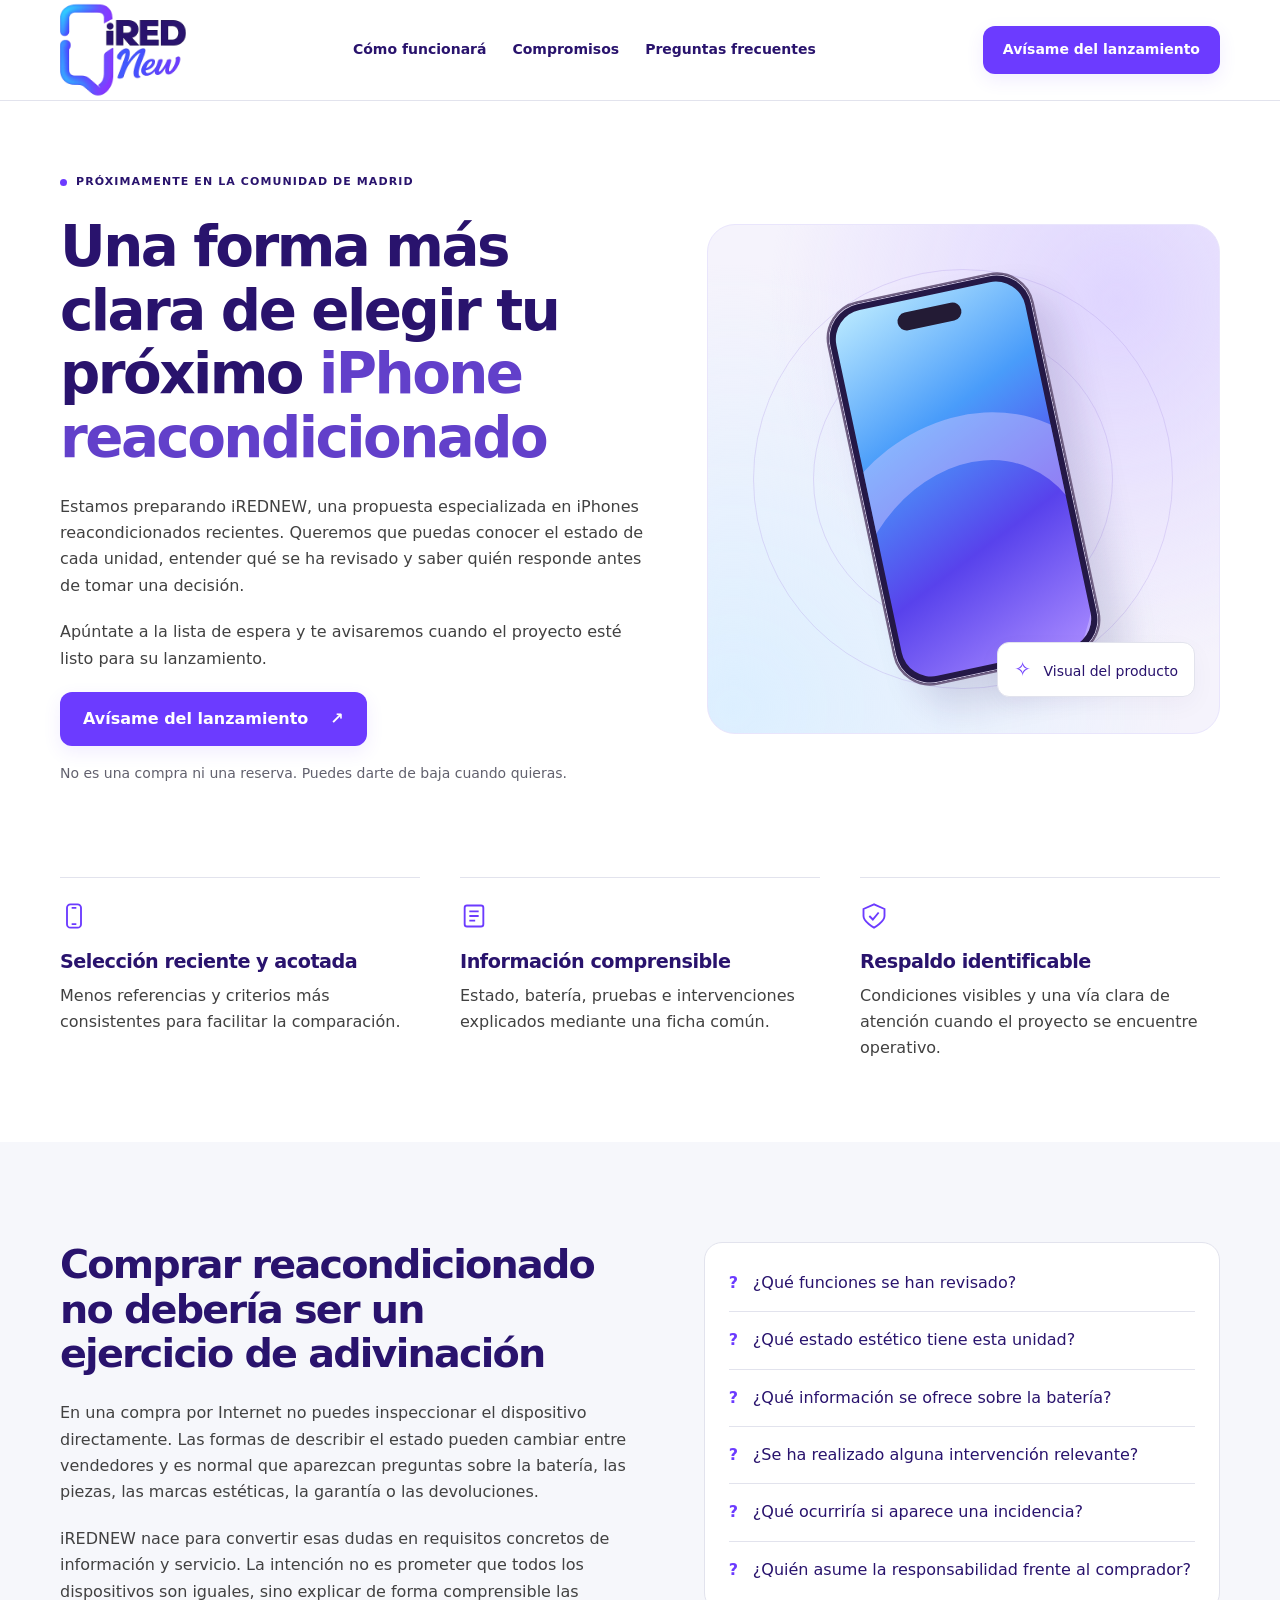
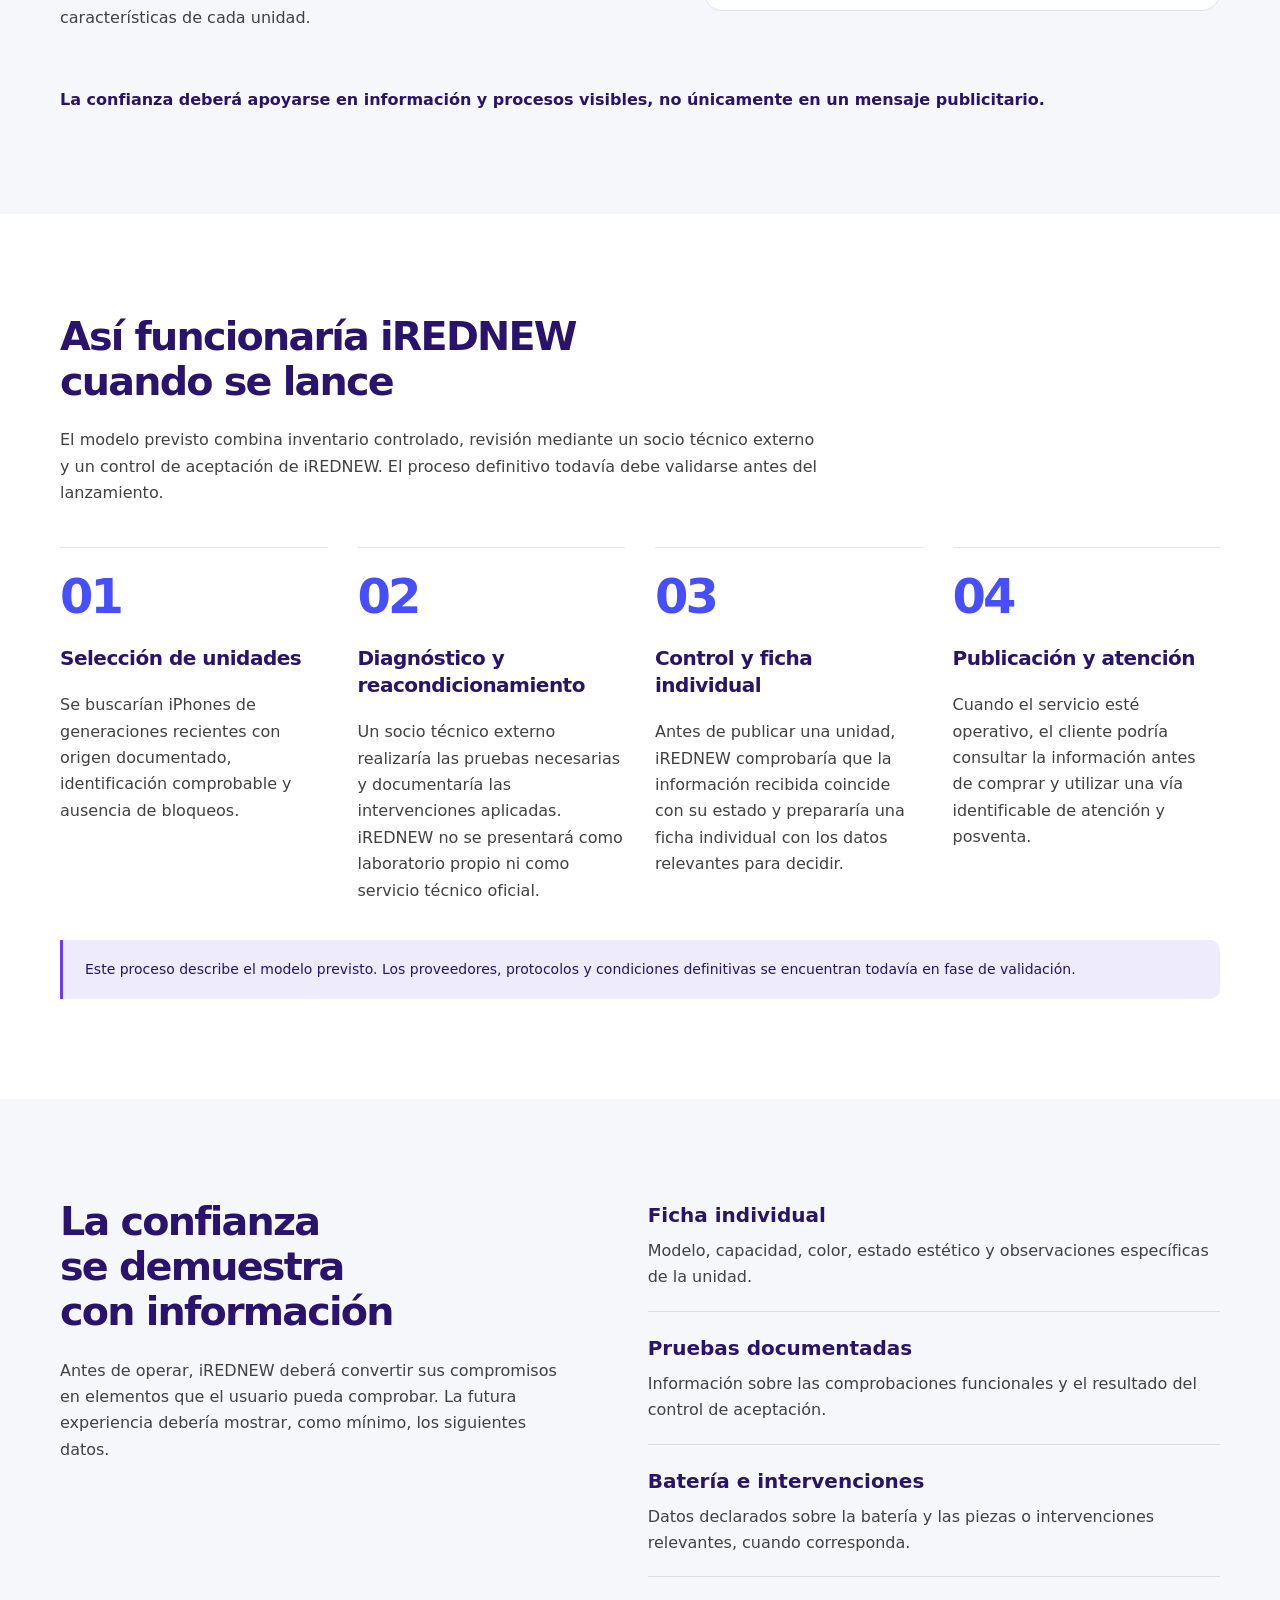
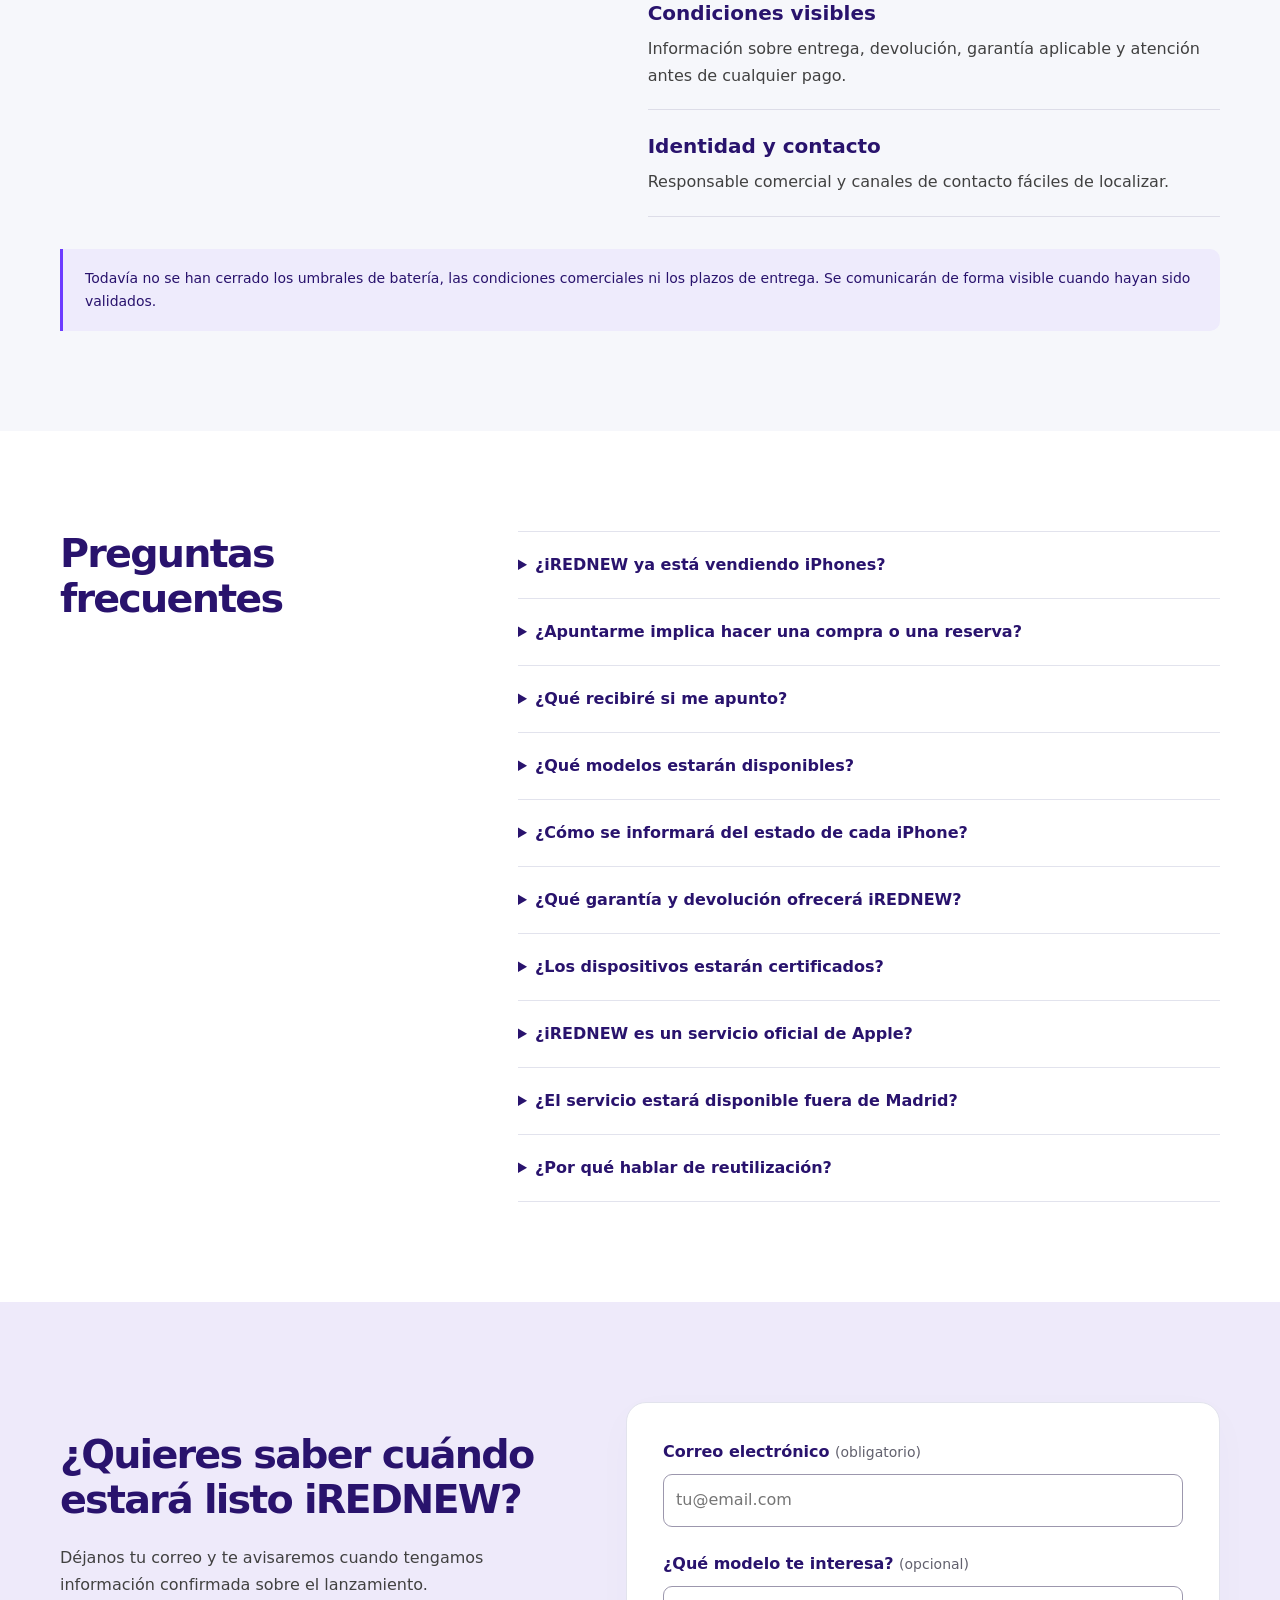
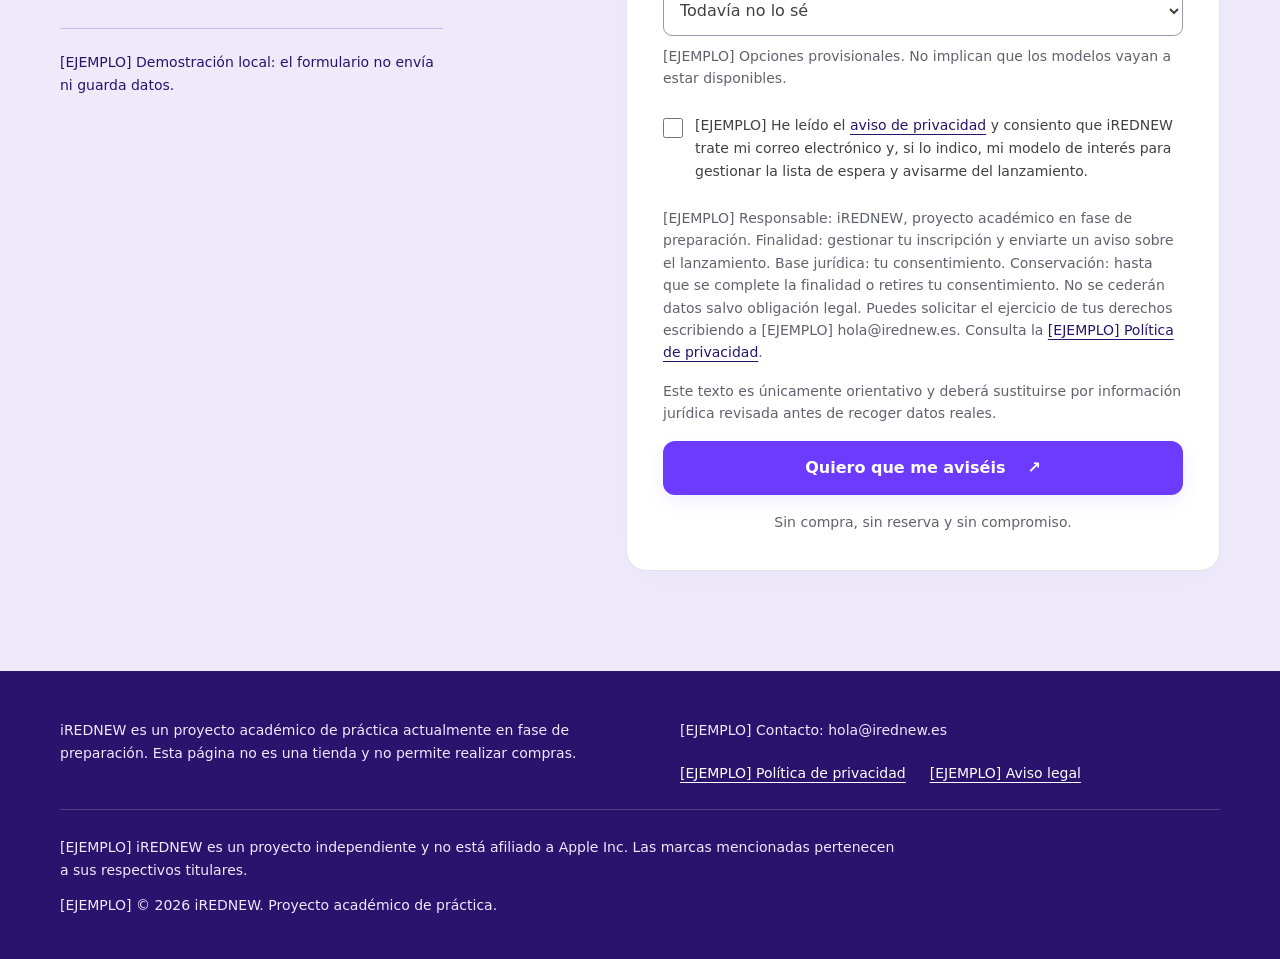
<file: index.html>
<!doctype html>
<html lang="es">
<head>
  <meta charset="utf-8">
  <meta name="viewport" content="width=device-width, initial-scale=1">
  <meta name="description" content="iREDNEW es un proyecto en preparación de iPhones reacondicionados en la Comunidad de Madrid. Descubre su propuesta y la demostración de su lista de espera.">
  <title>iREDNEW · Próximamente en Madrid</title>
  <link rel="stylesheet" href="styles.css">
  <script src="script.js" defer></script>
</head>
<body>
  <a class="skip-link" href="#contenido">Saltar al contenido</a>
  <header class="site-header">
    <div class="container header-inner">
      <a class="brand" href="#inicio" aria-label="iREDNEW, inicio"><img src="assets/logo.png" alt="iREDNEW" width="1024" height="1024"></a>
      <nav aria-label="Navegación principal">
        <a href="#como-funcionara">Cómo funcionará</a>
        <a href="#compromisos">Compromisos</a>
        <a href="#preguntas">Preguntas frecuentes</a>
      </nav>
      <a class="button button-small" href="#lista-espera">Avísame del lanzamiento</a>
    </div>
  </header>

  <main id="contenido">
    <section class="hero container" id="inicio" aria-labelledby="hero-title">
      <div class="hero-copy">
        <p class="eyebrow"><span class="status-dot" aria-hidden="true"></span> Próximamente en la Comunidad de Madrid</p>
        <h1 id="hero-title">Una forma más clara de elegir tu próximo <span>iPhone reacondicionado</span></h1>
        <p>Estamos preparando iREDNEW, una propuesta especializada en iPhones reacondicionados recientes. Queremos que puedas conocer el estado de cada unidad, entender qué se ha revisado y saber quién responde antes de tomar una decisión.</p>
        <p>Apúntate a la lista de espera y te avisaremos cuando el proyecto esté listo para su lanzamiento.</p>
        <a class="button" href="#lista-espera">Avísame del lanzamiento <span aria-hidden="true">↗</span></a>
        <p class="support">No es una compra ni una reserva. Puedes darte de baja cuando quieras.</p>
      </div>
      <div class="hero-art" role="img" aria-label="Ilustración abstracta de un teléfono con un degradado azul y violeta">
        <div class="art-orbit orbit-one"></div><div class="art-orbit orbit-two"></div>
        <div class="phone"><div class="phone-screen"><div class="phone-island"></div><div class="phone-shape"></div></div></div>
        <div class="art-label"><span aria-hidden="true">✧</span> Visual del producto</div>
      </div>
    </section>

    <section class="benefits container" aria-label="Beneficios de la propuesta">
      <article><svg class="icon" viewBox="0 0 24 24" fill="none" stroke="currentColor" stroke-width="1.6" aria-hidden="true"><rect x="6" y="2" width="12" height="20" rx="3"/><path d="M10 5h4m-4 14h4"/></svg><h2>Selección reciente y acotada</h2><p>Menos referencias y criterios más consistentes para facilitar la comparación.</p></article>
      <article><svg class="icon" viewBox="0 0 24 24" fill="none" stroke="currentColor" stroke-width="1.6" aria-hidden="true"><rect x="4" y="3" width="16" height="18" rx="2"/><path d="M8 8h8m-8 4h8m-8 4h5"/></svg><h2>Información comprensible</h2><p>Estado, batería, pruebas e intervenciones explicados mediante una ficha común.</p></article>
      <article><svg class="icon" viewBox="0 0 24 24" fill="none" stroke="currentColor" stroke-width="1.6" aria-hidden="true"><path d="M12 2 3 6v6c0 5 9 10 9 10s9-5 9-10V6l-9-4Z"/><path d="m8 12 3 3 5-6"/></svg><h2>Respaldo identificable</h2><p>Condiciones visibles y una vía clara de atención cuando el proyecto se encuentre operativo.</p></article>
    </section>

    <section class="section section-tint" aria-labelledby="problema-title">
      <div class="container problem-layout">
        <div><h2 id="problema-title">Comprar reacondicionado no debería ser un ejercicio de adivinación</h2>
          <p>En una compra por Internet no puedes inspeccionar el dispositivo directamente. Las formas de describir el estado pueden cambiar entre vendedores y es normal que aparezcan preguntas sobre la batería, las piezas, las marcas estéticas, la garantía o las devoluciones.</p>
          <p>iREDNEW nace para convertir esas dudas en requisitos concretos de información y servicio. La intención no es prometer que todos los dispositivos son iguales, sino explicar de forma comprensible las características de cada unidad.</p>
        </div>
        <div class="questions-panel"><ul class="question-list">
          <li>¿Qué funciones se han revisado?</li><li>¿Qué estado estético tiene esta unidad?</li><li>¿Qué información se ofrece sobre la batería?</li><li>¿Se ha realizado alguna intervención relevante?</li><li>¿Qué ocurriría si aparece una incidencia?</li><li>¿Quién asume la responsabilidad frente al comprador?</li>
        </ul></div>
        <p class="closing-note">La confianza deberá apoyarse en información y procesos visibles, no únicamente en un mensaje publicitario.</p>
      </div>
    </section>

    <section class="section container" id="como-funcionara" aria-labelledby="proceso-title">
      <div class="section-heading"><h2 id="proceso-title">Así funcionaría iREDNEW cuando se lance</h2><p>El modelo previsto combina inventario controlado, revisión mediante un socio técnico externo y un control de aceptación de iREDNEW. El proceso definitivo todavía debe validarse antes del lanzamiento.</p></div>
      <ol class="steps">
        <li><span class="step-number" aria-hidden="true">01</span><h3>Selección de unidades</h3><p>Se buscarían iPhones de generaciones recientes con origen documentado, identificación comprobable y ausencia de bloqueos.</p></li>
        <li><span class="step-number" aria-hidden="true">02</span><h3>Diagnóstico y reacondicionamiento</h3><p>Un socio técnico externo realizaría las pruebas necesarias y documentaría las intervenciones aplicadas. iREDNEW no se presentará como laboratorio propio ni como servicio técnico oficial.</p></li>
        <li><span class="step-number" aria-hidden="true">03</span><h3>Control y ficha individual</h3><p>Antes de publicar una unidad, iREDNEW comprobaría que la información recibida coincide con su estado y prepararía una ficha individual con los datos relevantes para decidir.</p></li>
        <li><span class="step-number" aria-hidden="true">04</span><h3>Publicación y atención</h3><p>Cuando el servicio esté operativo, el cliente podría consultar la información antes de comprar y utilizar una vía identificable de atención y posventa.</p></li>
      </ol>
      <p class="note">Este proceso describe el modelo previsto. Los proveedores, protocolos y condiciones definitivas se encuentran todavía en fase de validación.</p>
    </section>

    <section class="section section-tint" id="compromisos" aria-labelledby="confianza-title">
      <div class="container trust-layout">
        <div class="trust-intro"><h2 id="confianza-title">La confianza se demuestra con información</h2><p>Antes de operar, iREDNEW deberá convertir sus compromisos en elementos que el usuario pueda comprobar. La futura experiencia debería mostrar, como mínimo, los siguientes datos.</p></div>
        <dl class="trust-list">
          <div><dt>Ficha individual</dt><dd>Modelo, capacidad, color, estado estético y observaciones específicas de la unidad.</dd></div>
          <div><dt>Pruebas documentadas</dt><dd>Información sobre las comprobaciones funcionales y el resultado del control de aceptación.</dd></div>
          <div><dt>Batería e intervenciones</dt><dd>Datos declarados sobre la batería y las piezas o intervenciones relevantes, cuando corresponda.</dd></div>
          <div><dt>Condiciones visibles</dt><dd>Información sobre entrega, devolución, garantía aplicable y atención antes de cualquier pago.</dd></div>
          <div><dt>Identidad y contacto</dt><dd>Responsable comercial y canales de contacto fáciles de localizar.</dd></div>
        </dl>
        <p class="note trust-note">Todavía no se han cerrado los umbrales de batería, las condiciones comerciales ni los plazos de entrega. Se comunicarán de forma visible cuando hayan sido validados.</p>
      </div>
    </section>

    <section class="section container faq-layout" id="preguntas" aria-labelledby="faq-title">
      <h2 id="faq-title">Preguntas frecuentes</h2>
      <div class="faq-list">
        <details><summary>¿iREDNEW ya está vendiendo iPhones?</summary><p>No. iREDNEW se encuentra en fase de preparación y validación. Esta página sirve únicamente para apuntarse a la lista de espera y recibir un aviso sobre el futuro lanzamiento.</p></details>
        <details><summary>¿Apuntarme implica hacer una compra o una reserva?</summary><p>No. La inscripción no constituye una compra, una reserva ni un compromiso de pago.</p></details>
        <details><summary>¿Qué recibiré si me apunto?</summary><p>Recibirás un aviso cuando exista información confirmada sobre el lanzamiento. No se enviarán ofertas de productos que todavía no estén disponibles.</p></details>
        <details><summary>¿Qué modelos estarán disponibles?</summary><p>La propuesta se centrará en iPhones de generaciones recientes, pero la selección definitiva dependerá de la disponibilidad, el control de las unidades y la viabilidad del proyecto. Los modelos exactos se confirmarán antes del lanzamiento.</p></details>
        <details><summary>¿Cómo se informará del estado de cada iPhone?</summary><p>El modelo previsto utiliza una ficha individual con información sobre el estado estético, la batería declarada, las pruebas funcionales, las intervenciones relevantes y otros datos necesarios para comparar.</p></details>
        <details><summary>¿Qué garantía y devolución ofrecerá iREDNEW?</summary><p>Las condiciones todavía no se han cerrado. Se definirán y mostrarán de manera visible antes de que pueda realizarse cualquier compra. La landing no debe mencionar duraciones concretas.</p></details>
        <details><summary>¿Los dispositivos estarán certificados?</summary><p>iREDNEW plantea un control documentado propio y la participación de un socio técnico externo. No debe presentarse este proceso como una certificación oficial o independiente.</p></details>
        <details><summary>¿iREDNEW es un servicio oficial de Apple?</summary><p>No. iREDNEW se plantea como un comercio independiente especializado en dispositivos reacondicionados y no como fabricante ni servicio oficial de Apple.</p></details>
        <details><summary>¿El servicio estará disponible fuera de Madrid?</summary><p>La Comunidad de Madrid es el territorio inicial previsto. Cualquier ampliación se estudiará después de validar la operación.</p></details>
        <details><summary>¿Por qué hablar de reutilización?</summary><p>Prolongar la vida útil de un dispositivo puede favorecer un uso más circular de la tecnología. iREDNEW no atribuirá cifras concretas de ahorro ambiental mientras no disponga de una metodología verificable.</p></details>
      </div>
    </section>

    <section class="section waitlist-section" id="lista-espera" aria-labelledby="waitlist-title">
      <div class="container waitlist-layout">
        <div class="waitlist-copy"><h2 id="waitlist-title">¿Quieres saber cuándo estará listo iREDNEW?</h2><p>Déjanos tu correo y te avisaremos cuando tengamos información confirmada sobre el lanzamiento.</p><p class="practice-notice">[EJEMPLO] Demostración local: el formulario no envía ni guarda datos.</p></div>
        <div class="form-card">
          <!-- Sin JavaScript no se ofrece un botón de envío: evita envíos accidentales. -->
          <noscript><p class="note">Esta demostración necesita JavaScript para validar el formulario. No se enviará ningún dato.</p></noscript>
          <form id="waitlist-form" novalidate aria-labelledby="waitlist-title" hidden>
            <div class="field"><label for="email">Correo electrónico <span class="required-label">(obligatorio)</span></label><input id="email" type="email" autocomplete="email" placeholder="tu@email.com" required aria-describedby="email-error"><p class="field-error" id="email-error" hidden>Introduce un correo electrónico válido.</p></div>
            <div class="field"><label for="model">¿Qué modelo te interesa? <span class="required-label">(opcional)</span></label><select id="model" aria-describedby="model-help"><option value="">Todavía no lo sé</option><option value="16">[EJEMPLO] iPhone 16</option><option value="16-pro">[EJEMPLO] iPhone 16 Pro</option><option value="15">[EJEMPLO] iPhone 15</option><option value="15-pro">[EJEMPLO] iPhone 15 Pro</option><option value="14">[EJEMPLO] iPhone 14</option><option value="14-pro">[EJEMPLO] iPhone 14 Pro</option></select><p class="field-help" id="model-help">[EJEMPLO] Opciones provisionales. No implican que los modelos vayan a estar disponibles.</p></div>
            <div class="honeypot" aria-hidden="true"><label for="website">Deja este campo vacío</label><input id="website" type="text" tabindex="-1" autocomplete="off"></div>
            <div class="field"><div class="checkbox-row"><input id="consent" type="checkbox" required aria-describedby="consent-error"><label for="consent">[EJEMPLO] He leído el <a href="privacidad.html">aviso de privacidad</a> y consiento que iREDNEW trate mi correo electrónico y, si lo indico, mi modelo de interés para gestionar la lista de espera y avisarme del lanzamiento.</label></div><p class="field-error" id="consent-error" hidden>Necesitamos que aceptes el tratamiento indicado para gestionar tu inscripción.</p></div>
            <p class="privacy-copy">[EJEMPLO] Responsable: iREDNEW, proyecto académico en fase de preparación. Finalidad: gestionar tu inscripción y enviarte un aviso sobre el lanzamiento. Base jurídica: tu consentimiento. Conservación: hasta que se complete la finalidad o retires tu consentimiento. No se cederán datos salvo obligación legal. Puedes solicitar el ejercicio de tus derechos escribiendo a <span>[EJEMPLO] hola@irednew.es</span>. Consulta la <a href="privacidad.html">[EJEMPLO] Política de privacidad</a>.</p>
            <p class="privacy-copy">Este texto es únicamente orientativo y deberá sustituirse por información jurídica revisada antes de recoger datos reales.</p>
            <p id="technical-error" class="field-error" role="alert" tabindex="-1" hidden>No hemos podido registrar tu solicitud. Inténtalo de nuevo dentro de unos minutos.</p>
            <button class="button" type="submit">Quiero que me aviséis <span aria-hidden="true">↗</span></button>
            <p class="support form-support">Sin compra, sin reserva y sin compromiso.</p>
          </form>
          <!-- La región existe antes del envío para anunciar el resultado. -->
          <div id="form-result" role="status" aria-live="polite" aria-atomic="true"></div>
        </div>
      </div>
    </section>
  </main>
  <footer class="site-footer"><div class="container">
    <div class="footer-top"><p>iREDNEW es un proyecto académico de práctica actualmente en fase de preparación. Esta página no es una tienda y no permite realizar compras.</p><div><p>[EJEMPLO] Contacto: hola@irednew.es</p><nav aria-label="Información legal"><a href="privacidad.html">[EJEMPLO] Política de privacidad</a><a href="aviso-legal.html">[EJEMPLO] Aviso legal</a></nav></div></div>
    <p class="footer-note">[EJEMPLO] iREDNEW es un proyecto independiente y no está afiliado a Apple Inc. Las marcas mencionadas pertenecen a sus respectivos titulares.</p>
    <p class="footer-note">[EJEMPLO] © 2026 iREDNEW. Proyecto académico de práctica.</p>
  </div></footer>
</body>
</html>
</file>
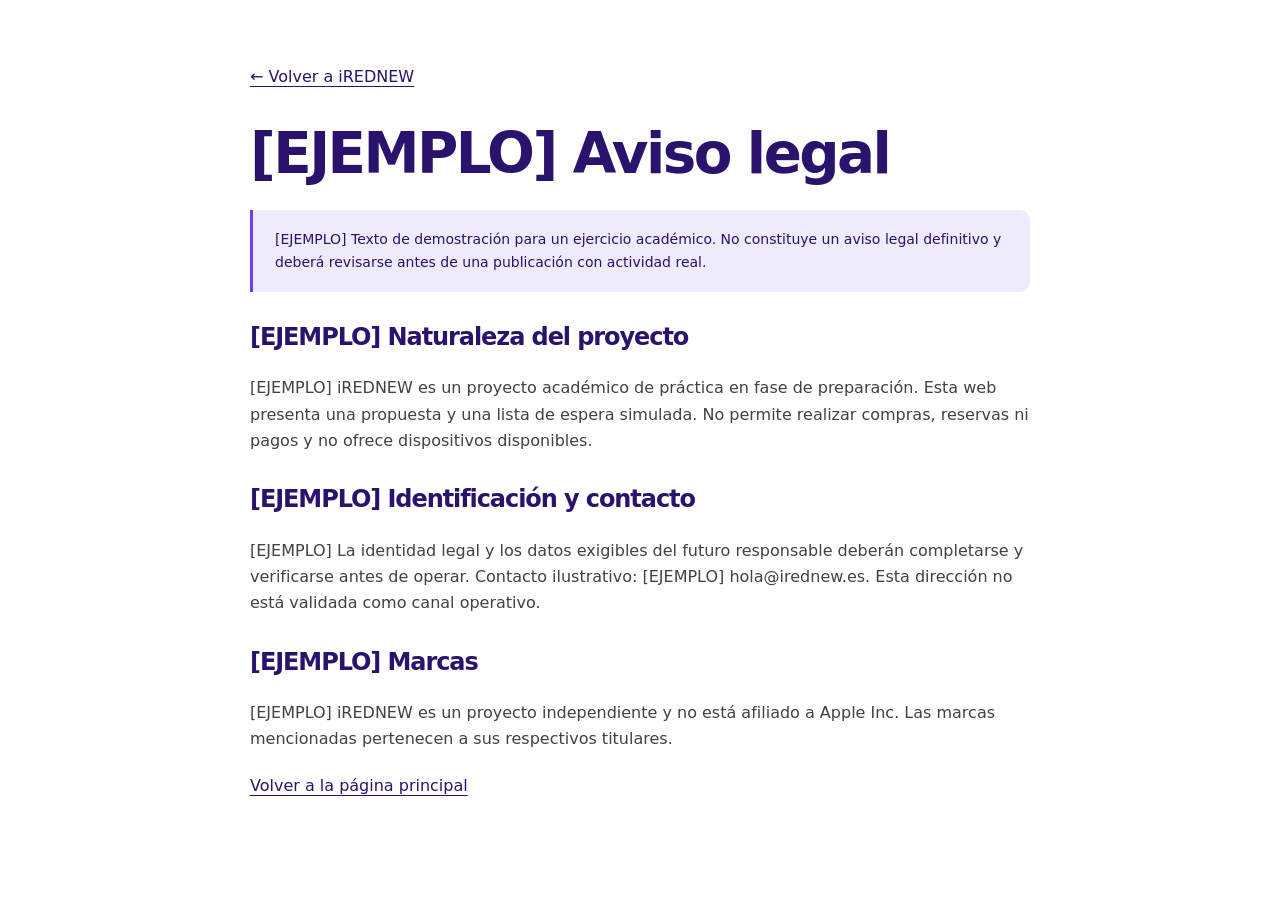
<file: aviso-legal.html>
<!doctype html>
<html lang="es">
<head><meta charset="utf-8"><meta name="viewport" content="width=device-width, initial-scale=1"><meta name="robots" content="noindex"><title>[EJEMPLO] Aviso legal · iREDNEW</title><link rel="stylesheet" href="styles.css"></head>
<body><main class="container legal-page">
  <a href="index.html">← Volver a iREDNEW</a>
  <h1>[EJEMPLO] Aviso legal</h1>
  <p class="note">[EJEMPLO] Texto de demostración para un ejercicio académico. No constituye un aviso legal definitivo y deberá revisarse antes de una publicación con actividad real.</p>
  <h2>[EJEMPLO] Naturaleza del proyecto</h2>
  <p>[EJEMPLO] iREDNEW es un proyecto académico de práctica en fase de preparación. Esta web presenta una propuesta y una lista de espera simulada. No permite realizar compras, reservas ni pagos y no ofrece dispositivos disponibles.</p>
  <h2>[EJEMPLO] Identificación y contacto</h2>
  <p>[EJEMPLO] La identidad legal y los datos exigibles del futuro responsable deberán completarse y verificarse antes de operar. Contacto ilustrativo: [EJEMPLO] hola@irednew.es. Esta dirección no está validada como canal operativo.</p>
  <h2>[EJEMPLO] Marcas</h2>
  <p>[EJEMPLO] iREDNEW es un proyecto independiente y no está afiliado a Apple Inc. Las marcas mencionadas pertenecen a sus respectivos titulares.</p>
  <a href="index.html">Volver a la página principal</a>
</main></body>
</html>
</file>
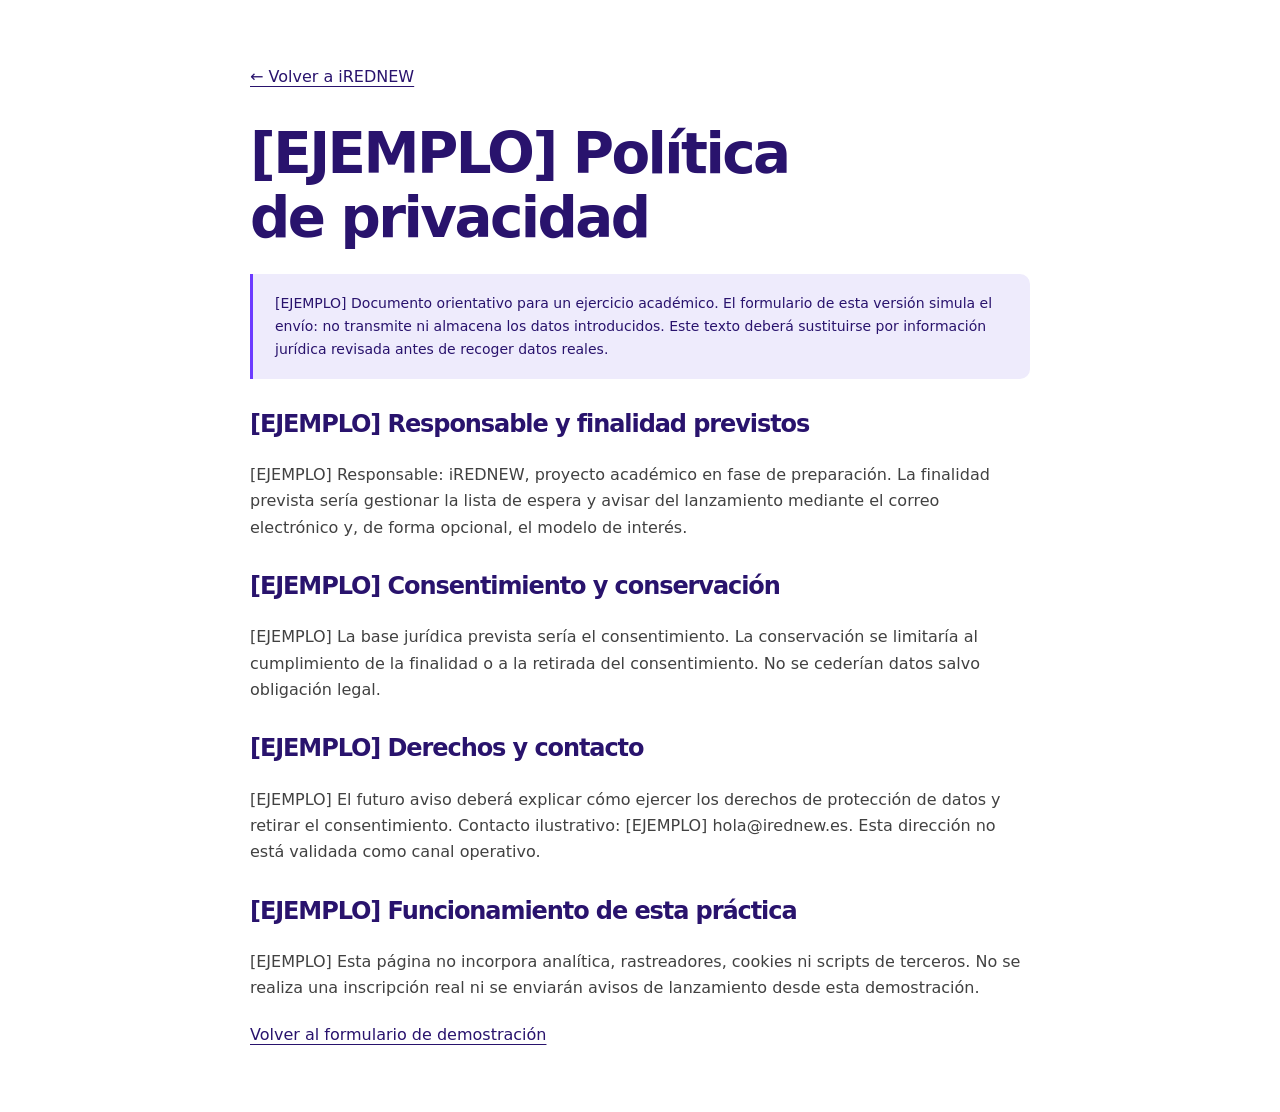
<file: privacidad.html>
<!doctype html>
<html lang="es">
<head><meta charset="utf-8"><meta name="viewport" content="width=device-width, initial-scale=1"><meta name="robots" content="noindex"><title>[EJEMPLO] Política de privacidad · iREDNEW</title><link rel="stylesheet" href="styles.css"></head>
<body><main class="container legal-page">
  <a href="index.html#lista-espera">← Volver a iREDNEW</a>
  <h1>[EJEMPLO] Política de privacidad</h1>
  <p class="note">[EJEMPLO] Documento orientativo para un ejercicio académico. El formulario de esta versión simula el envío: no transmite ni almacena los datos introducidos. Este texto deberá sustituirse por información jurídica revisada antes de recoger datos reales.</p>
  <h2>[EJEMPLO] Responsable y finalidad previstos</h2>
  <p>[EJEMPLO] Responsable: iREDNEW, proyecto académico en fase de preparación. La finalidad prevista sería gestionar la lista de espera y avisar del lanzamiento mediante el correo electrónico y, de forma opcional, el modelo de interés.</p>
  <h2>[EJEMPLO] Consentimiento y conservación</h2>
  <p>[EJEMPLO] La base jurídica prevista sería el consentimiento. La conservación se limitaría al cumplimiento de la finalidad o a la retirada del consentimiento. No se cederían datos salvo obligación legal.</p>
  <h2>[EJEMPLO] Derechos y contacto</h2>
  <p>[EJEMPLO] El futuro aviso deberá explicar cómo ejercer los derechos de protección de datos y retirar el consentimiento. Contacto ilustrativo: [EJEMPLO] hola@irednew.es. Esta dirección no está validada como canal operativo.</p>
  <h2>[EJEMPLO] Funcionamiento de esta práctica</h2>
  <p>[EJEMPLO] Esta página no incorpora analítica, rastreadores, cookies ni scripts de terceros. No se realiza una inscripción real ni se enviarán avisos de lanzamiento desde esta demostración.</p>
  <a href="index.html#lista-espera">Volver al formulario de demostración</a>
</main></body>
</html>
</file>
<file: styles.css>
/* Fuentes del sistema: no se descargan archivos ni se contacta con terceros.
   Más adelante, se pueden alojar Jockey One y Open Sans en assets/fonts/,
   declararlas con @font-face y usarlas en títulos y cuerpo respectivamente. */
:root {
  --ink: #29136d;
  --accent: #6c3bff;
  --blue: #399aff;
  --step: #474ffc;
  --text: #414141;
  --muted: #62616e;
  --light: #f6f7fb;
  --border: #e2e3ed;
  --gradient: linear-gradient(135deg, #399aff 0%, #474ffc 50%, #6c3bff 100%);
}
* { box-sizing: border-box; }
html { scroll-padding-top: 24px; }
body { margin: 0; font-family: system-ui, -apple-system, BlinkMacSystemFont, "Segoe UI", sans-serif; font-size: 16px; line-height: 1.65; color: var(--text); background: white; }
[hidden] { display: none !important; }
a { color: var(--ink); text-underline-offset: 4px; }
a:hover { text-decoration-thickness: 2px; }
:focus-visible { outline: 3px solid var(--ink); outline-offset: 5px; }
h1, h2, h3, p { margin-top: 0; }
h1, h2, h3, dt { color: var(--ink); }
h1, h2 { line-height: 1.13; letter-spacing: -.045em; text-wrap: balance; }
h1 { font-size: clamp(2.15rem, 4.4vw, 3.65rem); font-weight: 750; margin-bottom: 24px; }
h2 { font-size: clamp(2rem, 3.1vw, 2.6rem); margin-bottom: 24px; }
h3 { font-size: 1.25rem; line-height: 1.35; letter-spacing: -.025em; }
p { margin-bottom: 20px; }
.container { width: min(1160px, calc(100% - 40px)); margin-inline: auto; }
.section { padding-block: 72px; }
.section-tint { background: var(--light); }
.skip-link { position: absolute; top: 12px; left: 12px; transform: translateY(-180%); z-index: 10; padding: 12px; background: white; }
.skip-link:focus { transform: none; }
.site-header { border-bottom: 1px solid var(--border); background: white; }
.header-inner { min-height: 100px; display: flex; align-items: center; justify-content: space-between; gap: 16px; }
/* El logo original tiene margen transparente. Este marco lo recorta visualmente
   sin modificar el archivo ni sus proporciones. */
.brand { position: relative; display: block; flex: 0 0 108px; width: 108px; height: 88px; overflow: hidden; }
.brand img { position: absolute; width: 180px; height: 180px; max-width: none; left: -31px; top: -40px; }
.site-header nav { display: none; }
.button { display: inline-flex; align-items: center; justify-content: center; gap: 22px; padding: 15px 22px; border: 1px solid transparent; border-radius: 12px; background: var(--accent); color: white; font: inherit; font-weight: 650; text-decoration: none; line-height: 1.4; cursor: pointer; box-shadow: 0 6px 18px #6c3bff18; }
.button:hover { background: #5524dc; text-decoration: none; }
.button-small { font-size: 14px; padding: 12px 14px; text-align: center; max-width: 190px; }
.hero { display: grid; gap: 38px; padding-block: 48px 42px; }
.eyebrow { display: flex; align-items: center; gap: 9px; font-size: 11px; letter-spacing: .1em; text-transform: uppercase; font-weight: 750; color: var(--ink); margin-bottom: 24px; }
.status-dot { width: 7px; height: 7px; background: var(--accent); border-radius: 50%; flex-shrink: 0; }
.hero h1 span { color: #6240ca; }
.hero-copy > p:not(.eyebrow, .support) { max-width: 58ch; }
.support { font-size: 14px; color: var(--muted); margin: 16px 0 0; }
.hero-art { min-height: 360px; position: relative; display: grid; place-items: center; overflow: hidden; border: 1px solid #e9e5fc; border-radius: 28px; background: radial-gradient(ellipse at 80% 15%, #dfd5ff, transparent 60%), radial-gradient(ellipse at 5% 95%, #dcefff, transparent 65%), #f5f3fc; }
.art-orbit { position: absolute; border: 1px solid #b4a0eb55; border-radius: 50%; width: 420px; height: 420px; }
.orbit-two { width: 300px; height: 300px; }
.phone { z-index: 1; width: 158px; height: 292px; padding: 6px; background: #241846; border: 2px solid #706083; border-radius: 29px; transform: rotate(-12deg); box-shadow: 20px 26px 34px #32236926, inset 0 0 0 1px #cbc2df; }
.phone-screen { height: 100%; overflow: hidden; position: relative; border-radius: 22px; background: linear-gradient(155deg, #bbeaff 0%, #499cfa 35%, #5842ec 66%, #a88aff 100%); }
.phone-island { position: absolute; z-index: 2; top: 9px; left: 50%; transform: translateX(-50%); width: 49px; height: 14px; background: #231b35; border-radius: 20px; }
.phone-shape { position: absolute; width: 230px; height: 280px; border: 35px solid #d8caff70; border-radius: 100%; transform: rotate(35deg); left: -55px; top: 90px; }
.art-label { position: absolute; right: 16px; bottom: 20px; z-index: 2; padding: 10px 16px; background: white; border: 1px solid var(--border); border-radius: 12px; color: var(--ink); font-size: 14px; box-shadow: 0 8px 24px #29136d0a; }
.art-label span { color: var(--accent); margin-right: 8px; font-size: 20px; }
.benefits { display: grid; gap: 28px; padding-block: 28px 64px; }
.benefits article { padding-top: 24px; border-top: 1px solid var(--border); }
.icon { width: 28px; height: 28px; color: var(--accent); margin-bottom: 12px; }
.benefits h2 { font-size: 1.2rem; letter-spacing: -.025em; margin-bottom: 10px; }
.benefits p { margin: 0; }
.problem-layout, .trust-layout, .faq-layout, .waitlist-layout { display: grid; gap: 28px; }
.questions-panel { padding: 12px 24px; border: 1px solid var(--border); background: white; border-radius: 18px; }
.question-list { list-style: none; padding: 0; margin: 0; }
.question-list li { padding: 15px 0 15px 24px; position: relative; color: var(--ink); border-bottom: 1px solid var(--border); }
.question-list li:last-child { border-bottom: 0; }
.question-list li::before { content: "?"; position: absolute; left: 0; color: var(--accent); font-weight: 700; }
.closing-note { color: var(--ink); font-weight: 600; padding-top: 12px; margin: 0; }
.section-heading { max-width: 760px; margin-bottom: 40px; }
.steps { display: grid; gap: 24px; list-style: none; padding: 0; margin: 0 0 36px; }
.steps li { border-top: 1px solid var(--border); padding-top: 20px; }
.step-number { display: block; font-size: 48px; font-weight: 700; line-height: 1.2; letter-spacing: -.06em; color: var(--step); margin-bottom: 20px; }
.steps p { margin-bottom: 0; }
.note { font-size: 14px; background: #eeebfc; border-left: 3px solid #6c3bff; padding: 18px 22px; border-radius: 0 10px 10px 0; margin: 0; color: var(--ink); }
.trust-list { margin: 0; }
.trust-list > div { padding: 20px 0; border-bottom: 1px solid #dddde8; }
.trust-list > div:first-child { padding-top: 0; }
.trust-list dt { font-size: 20px; font-weight: 700; margin-bottom: 6px; }
.trust-list dd { margin: 0; }
.faq-list { border-top: 1px solid var(--border); }
details { border-bottom: 1px solid var(--border); }
summary { color: var(--ink); padding: 21px 28px 21px 0; cursor: pointer; font-weight: 650; line-height: 1.5; }
details p { padding-right: 18px; }
.waitlist-section { background: #eeeafa; }
.waitlist-copy p { max-width: 43ch; }
.practice-notice { font-size: 14px; color: var(--ink); border-top: 1px solid #c7bce5; padding-top: 22px; margin-top: 30px; }
.form-card { padding: 24px; background: white; border: 1px solid var(--border); border-radius: 20px; box-shadow: 0 12px 40px #29136d06; min-width: 0; }
.field { margin-bottom: 24px; }
label { display: block; color: var(--ink); font-weight: 600; margin-bottom: 9px; }
.required-label { font-size: 14px; color: var(--muted); font-weight: 400; }
input[type="email"], select { width: 100%; min-height: 50px; padding: 12px; font: inherit; color: var(--text); background: white; border: 1px solid #9c97ad; border-radius: 9px; }
[aria-invalid="true"] { border-color: #b5223d !important; }
.checkbox-row { display: flex; align-items: flex-start; gap: 12px; }
.checkbox-row input { flex: 0 0 20px; width: 20px; height: 20px; margin: 4px 0 0; accent-color: var(--accent); }
.checkbox-row label { font-size: 14px; font-weight: 400; color: var(--text); margin-bottom: 0; }
.field-help, .privacy-copy { font-size: 14px; line-height: 1.6; color: var(--muted); margin: 9px 0 0; }
.privacy-copy { margin-bottom: 16px; }
.field-error { color: #a11932; font-weight: 600; font-size: 14px; margin: 8px 0 0; }
#technical-error { margin-bottom: 20px; }
.form-card .button { width: 100%; }
.form-support { text-align: center; }
.honeypot { position: absolute; width: 1px; height: 1px; overflow: hidden; clip-path: inset(50%); white-space: nowrap; }
.success-title { color: var(--ink); font-weight: 700; font-size: 22px; line-height: 1.4; }
.success-note { color: var(--ink); padding: 18px; background: var(--light); border-radius: 10px; margin-bottom: 0; }
.site-footer { background: var(--ink); color: #eee9ff; padding-block: 48px 30px; font-size: 14px; }
.site-footer a { color: white; }
.footer-top { display: grid; gap: 20px; border-bottom: 1px solid #ffffff2e; padding-bottom: 24px; margin-bottom: 26px; }
.footer-top > p { max-width: 58ch; }
.footer-top nav { display: flex; flex-wrap: wrap; gap: 12px 24px; }
.footer-note { margin-bottom: 12px; max-width: 95ch; }
/* Las páginas legales comparten estilos, sin duplicar hojas de estilo. */
.legal-page { max-width: 780px; padding-block: 64px; }
.legal-page h1 { margin-top: 32px; }
.legal-page h2 { font-size: 24px; margin-top: 32px; }
.legal-page .note { margin-bottom: 32px; }
@media (min-width: 600px) {
  .container { width: min(1160px, calc(100% - 64px)); }
  .benefits, .steps { grid-template-columns: repeat(2, 1fr); gap: 32px; }
  .form-card { padding: 36px; }
  .brand { flex-basis: 126px; width: 126px; height: 100px; }
  .brand img { width: 210px; height: 210px; left: -37px; top: -48px; }
}
@media (min-width: 960px) {
  .section { padding-block: 100px; }
  .site-header nav { display: flex; gap: 26px; }
  .site-header nav a { font-size: 14px; text-decoration: none; font-weight: 550; }
  .site-header nav a:hover { text-decoration: underline; }
  .button-small { max-width: none; padding: 13px 19px; }
  .hero { grid-template-columns: 1.15fr 1fr; gap: 56px; align-items: center; padding-block: 72px 64px; }
  .hero-art { min-height: 510px; }
  .phone { width: 211px; height: 392px; border-radius: 38px; padding: 7px; }
  .phone-screen { border-radius: 30px; }
  .phone-island { width: 65px; height: 18px; top: 12px; }
  .phone-shape { width: 330px; height: 390px; border-width: 48px; top: 115px; left: -86px; }
  .art-label { bottom: 36px; right: 24px; }
  .benefits { grid-template-columns: repeat(3, 1fr); gap: 40px; padding-bottom: 80px; }
  .problem-layout { grid-template-columns: 1.1fr 1fr; gap: 24px 76px; align-items: start; }
  .closing-note { grid-column: 1 / -1; }
  .steps { grid-template-columns: repeat(4, 1fr); gap: 30px; }
  .trust-layout { grid-template-columns: 1fr 1.15fr; gap: 32px 90px; }
  .trust-note { grid-column: 1 / -1; }
  .faq-layout { grid-template-columns: .7fr 1.3fr; gap: 80px; }
  .waitlist-layout { grid-template-columns: .9fr 1.1fr; gap: 80px; align-items: start; }
  .waitlist-copy { padding-top: 30px; }
  .footer-top { grid-template-columns: 1fr 1fr; gap: 80px; }
}
@media (max-width: 359px) {
  .container { width: calc(100% - 32px); }
  .header-inner { gap: 8px; }
  .brand { flex-basis: 90px; width: 90px; }
  .brand img { width: 150px; height: 150px; left: -26px; top: -30px; }
  .button-small { font-size: 13px; padding: 10px; }
  .form-card { padding: 20px; }
}
</file>
